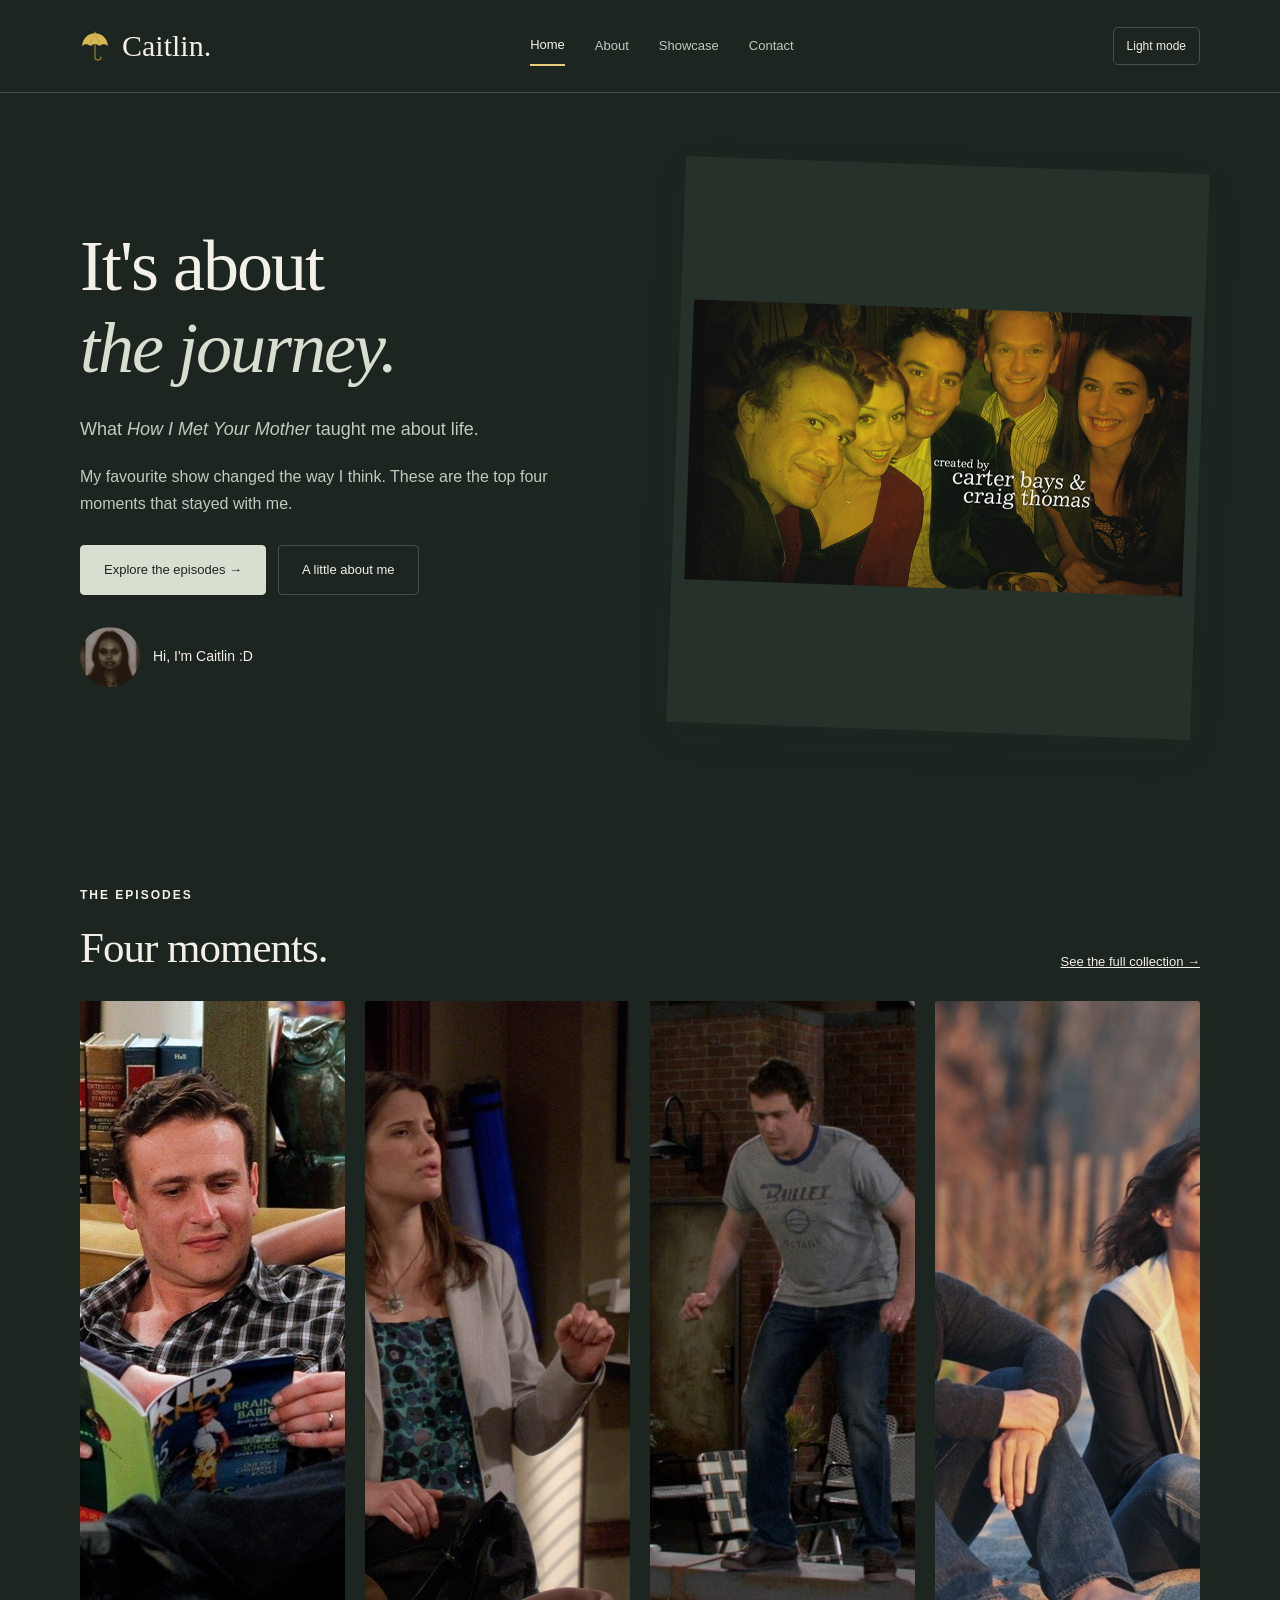
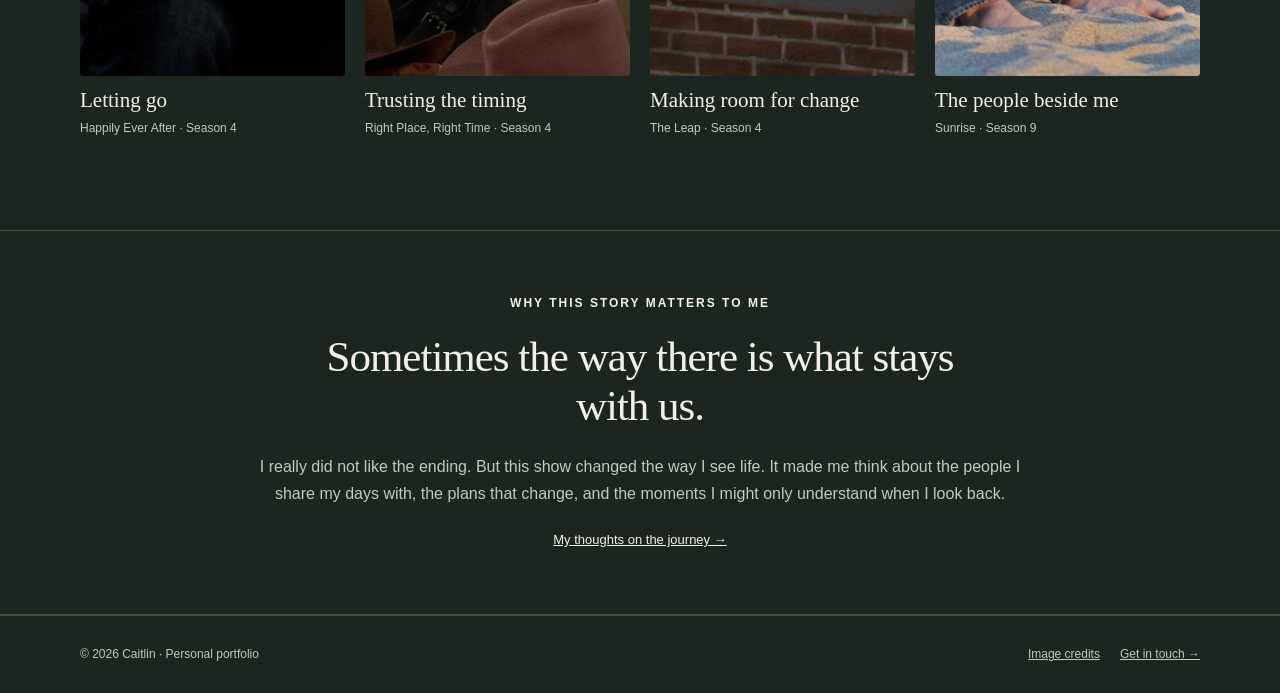
<file: index.html>
<!DOCTYPE html>
<html lang="en">
    <head>
        <meta charset="UTF-8">
        <meta name="viewport" content="width=device-width, initial-scale=1.0">
        <title>Home</title>
        <link rel="icon" href="img/umbrella.svg" type="image/svg+xml">
        <link rel="stylesheet" href="css/general.css">
        <link rel="stylesheet" href="css/navbar.css">
        <link rel="stylesheet" href="css/footer.css">
        <link rel="stylesheet" href="css/index.css">
    </head>

    <body data-root="." data-page="home">
        <a class="skip-link" href="#main-content">Skip to content</a>

    <div id="navbar-placeholder"></div>


        <main id="main-content">
            <div class="page-wrapper heading">
                <section class="heading-content">
                    <h1>It's about<br><em>the journey.</em></h1>
                    <p class="header-sub">What <em>How I Met Your Mother</em> taught me about life.</p>
                    <p class="muted">My favourite show changed the way I think. These are the top four moments that stayed with me.</p>
                    <div class="button-row">
                        <a class="button" href="html/showcase.html">Explore the episodes &rarr;</a>
                        <a class="button secondary" href="html/about.html">A little about me</a>
                    </div>

                    <div class="intro-person">
                        <img src="img/Portrait.jpeg" alt="portrait photo" width="60" height="60">
                        <div>
                            <strong>Hi, I'm Caitlin :D </strong>
                        </div>
                    </div>
                </section>

                <figure class="hero-photo">
                    <img src="img/intro-group.jpg" alt="Opening title sequence of How I Met Your Mother" width="960" height="540">
                </figure>

            </div>
            <section class="page-wrapper section-space">
                <div class="section-top">
                    <div>
                        <p class="eyebrow">The episodes</p>
                        <h2>Four moments.</h2>
                    </div>
                    <a class="text-link" href="html/showcase.html">See the full collection &rarr;</a>
                </div>
                <div class="cards-grid">
                    <a class="preview-card" href="html/showcase.html#episode-01">
                        <img src="img/happily-ever-after.jpg" alt="s4e6 of HIMYM" width="1200" height="675" loading="lazy">
                        <h3>Letting go</h3>
                        <p>Happily Ever After &middot; Season 4</p>
                    </a>
                    <a class="preview-card" href="html/showcase.html#episode-02">
                        <img src="img/right-place-right-time.jpg" alt="s4e22 of HIMYM" width="1200" height="675" loading="lazy">
                        <h3>Trusting the timing</h3>
                        <p>Right Place, Right Time &middot; Season 4</p>
                    </a>
                    <a class="preview-card" href="html/showcase.html#episode-03">
                        <img src="img/the-leap.jpg" alt="s4e24 of HIMYM" width="1200" height="675" loading="lazy">
                        <h3>Making room for change</h3>
                        <p>The Leap &middot; Season 4</p>
                    </a>
                    <a class="preview-card" href="html/showcase.html#episode-04">
                        <img src="img/sunrise.jpg" alt="s9e17 of HIMYM" width="1200" height="675" loading="lazy">
                        <h3>The people beside me</h3>
                        <p>Sunrise &middot; Season 9</p>
                    </a>
                </div>
            </section>

            <section class="note-section">
                <div class="page-wrapper note-inner">
                    <p class="eyebrow">Why this story matters to me</p>
                    <h2>Sometimes the way there is what stays with us.</h2>
                    <p class="muted">I really did not like the ending. But this show changed the way I see life. It made me think about the people I share my days with, the plans that change, and the moments I might only understand when I look back.</p>
                    <a class="text-link" href="html/showcase.html#journey">My thoughts on the journey &rarr;</a>
                </div>
            </section>

        </main>


        <div id="footer-placeholder"></div>

            <script src="js/script.js"></script>
            <script src="js/layout.js"></script>

    </body>
</html>
</file>
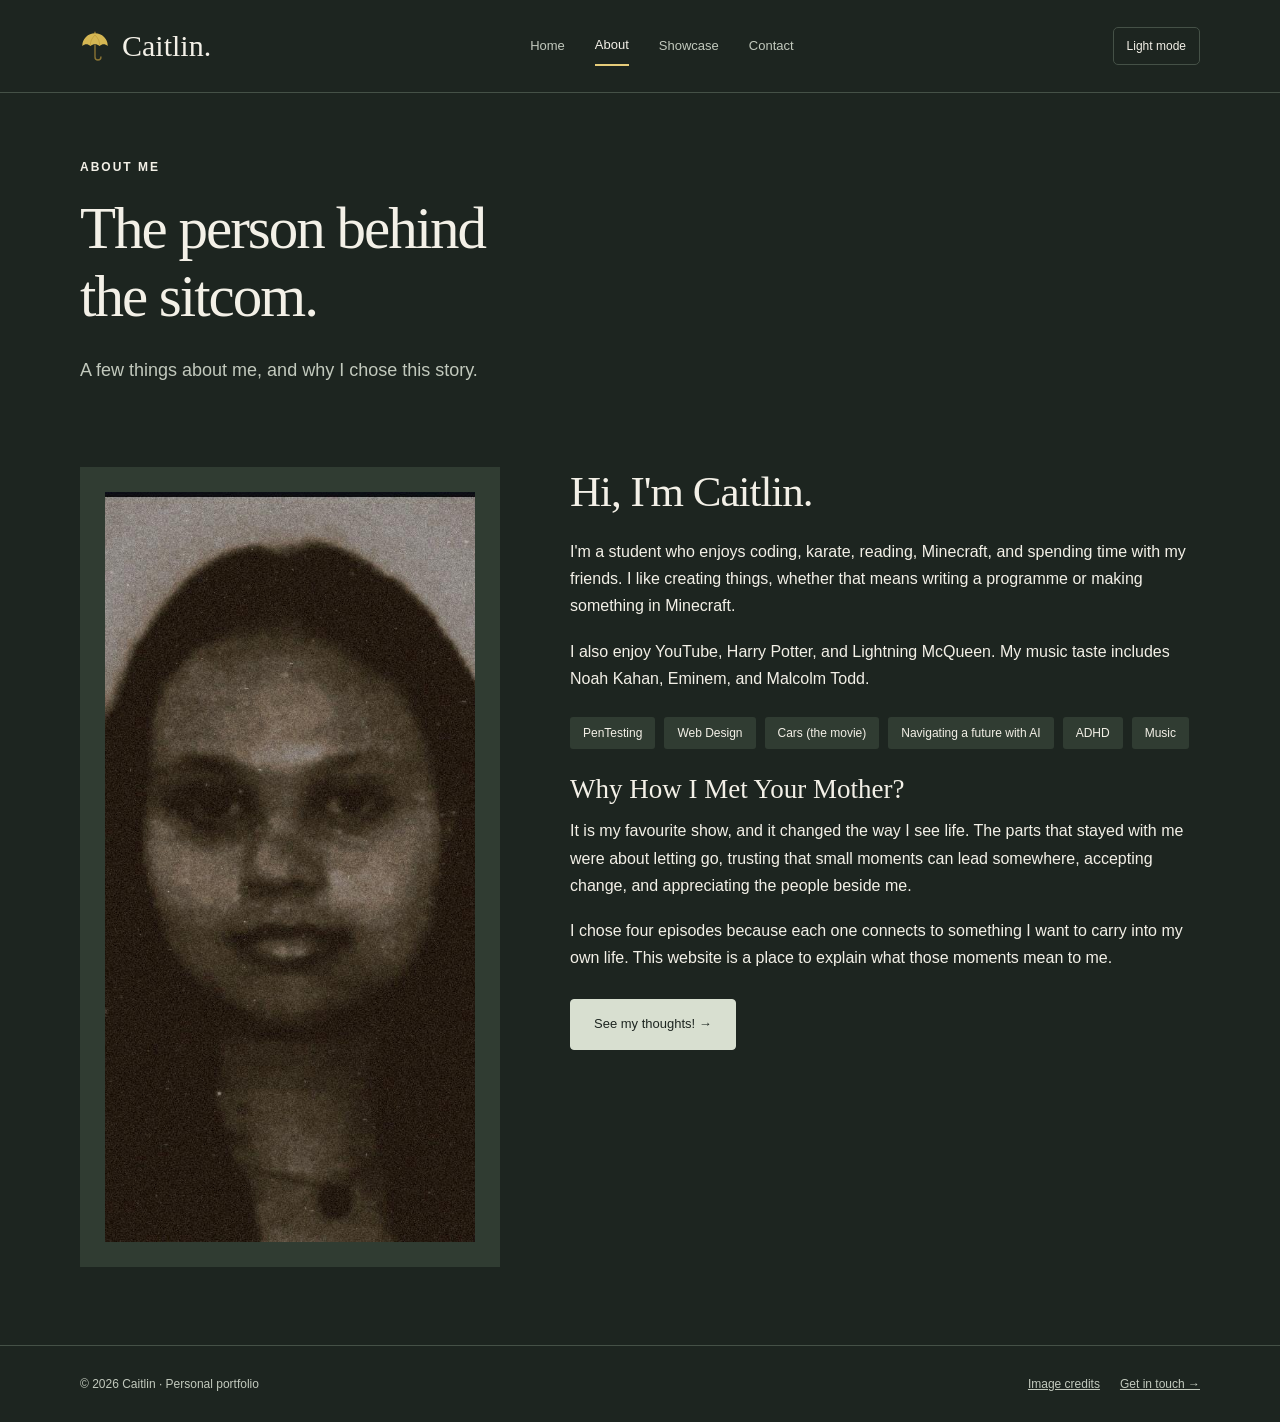
<file: html/about.html>
<!DOCTYPE html>
<html lang="en">
    <head>
        <meta charset="UTF-8">
        <meta name="viewport" content="width=device-width, initial-scale=1.0">
        <title>About</title>
        <link rel="icon" href="../img/umbrella.svg" type="image/svg+xml">
        <link rel="stylesheet" href="../css/general.css">
        <link rel="stylesheet" href="../css/navbar.css">
        <link rel="stylesheet" href="../css/footer.css">
        <link rel="stylesheet" href="../css/about.css">
    </head>

    <body data-root=".." data-page="about">
        <a class="skip-link" href="#main-content">Skip to content</a>

        <div id="navbar-placeholder"></div>
        <main id="main-content" class="page-wrapper">
            <header class="page-header">
                <p class="eyebrow">About me</p>
                <h1>The person behind<br>the sitcom.</h1>
                <p class="header-sub">A few things about me, and why I chose this story.</p>
            </header>

            <div class="about-wrapper">
                <figure class="portrait-panel">
                    <img src="../img/Portrait.jpeg" alt="Portrait photo" width="600" height="750">
                </figure>
                <div class="about-copy">
                    <h2>Hi, I'm Caitlin.</h2>
                    <p>I'm a student who enjoys coding, karate, reading, Minecraft, and spending time with my friends. I like creating things, whether that means writing a programme or making something in Minecraft.</p>
                    <p>I also enjoy YouTube, Harry Potter, and Lightning McQueen. My music taste includes Noah Kahan, Eminem, and Malcolm Todd.</p>

                    <ul class="interest-list" aria-label="Some of my interests">
                        <li>PenTesting</li>
                        <li>Web Design</li>
                        <li>Cars (the movie)</li>
                        <li>Navigating a future with AI</li>
                        <li>ADHD</li>
                        <li>Music</li>
                    </ul>
                    <h3>Why How I Met Your Mother?</h3>
                    <p>It is my favourite show, and it changed the way I see life. The parts that stayed with me were about letting go, trusting that small moments can lead somewhere, accepting change, and appreciating the people beside me.</p>
                    <p>I chose four episodes because each one connects to something I want to carry into my own life. This website is a place to explain what those moments mean to me.</p>
                    <div class="button-row">
                        <a class="button" href="../html/showcase.html">See my thoughts! &rarr;</a>
                    </div>
                </div>
            </div>
        </main>

        <div id="footer-placeholder"></div>

        <script src="../js/script.js"></script>
        <script src="../js/layout.js"></script>
    </body>
</html>
</file>
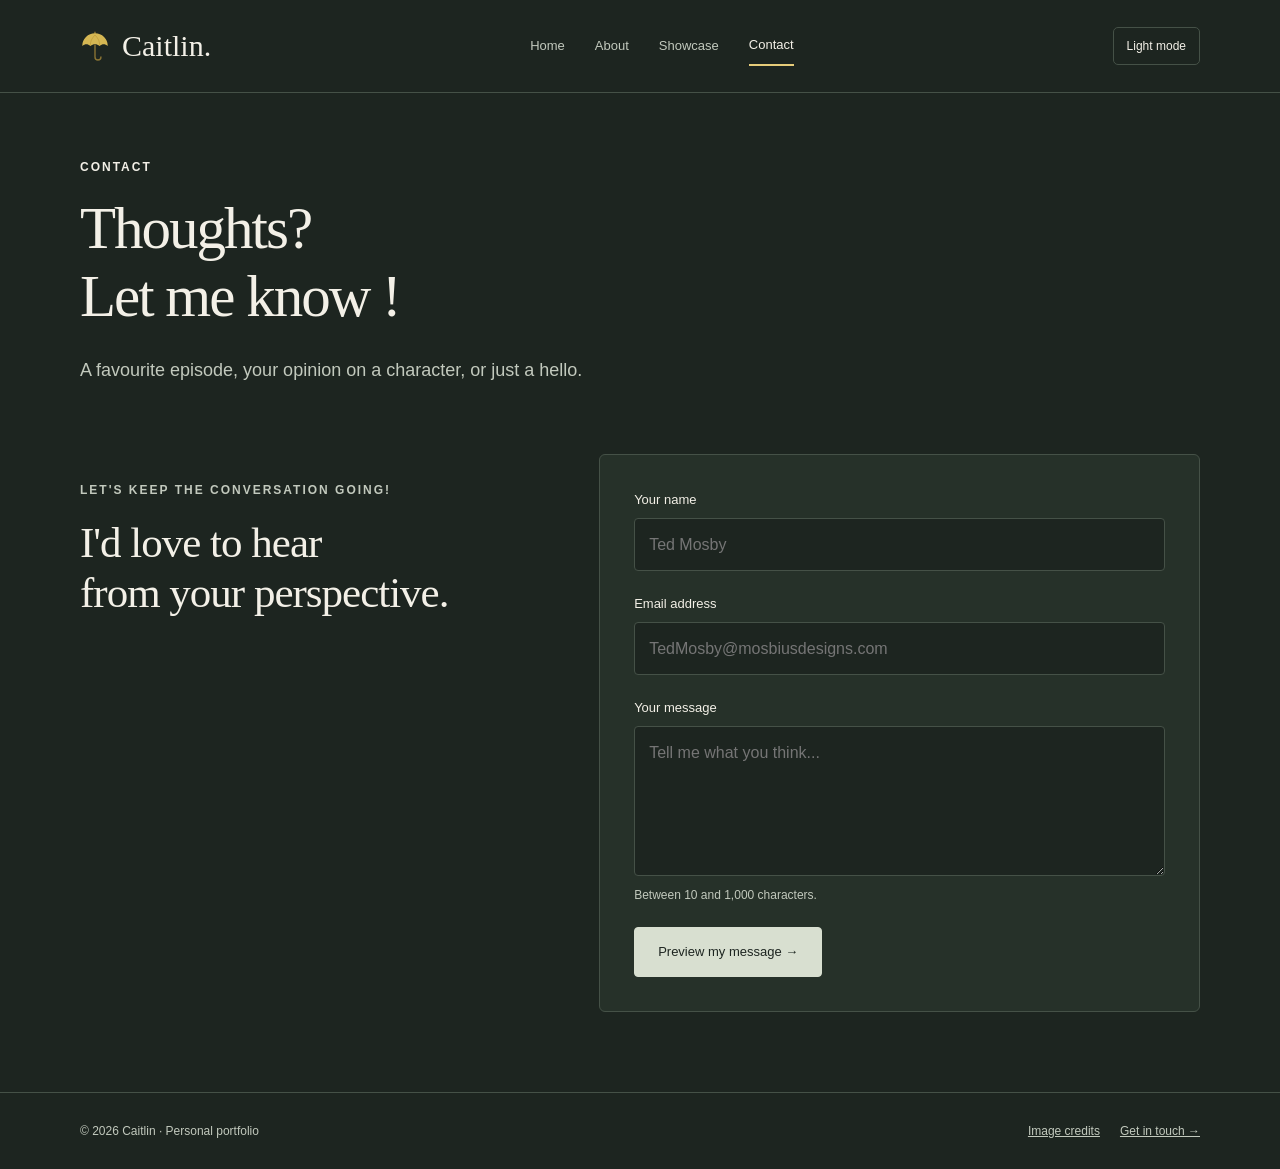
<file: html/contact.html>
<!DOCTYPE html>
<html lang="en">
    <head>
        <meta charset="UTF-8">
        <meta name="viewport" content="width=device-width, initial-scale=1.0">
        <title>Contact</title>
        <link rel="icon" href="../img/umbrella.svg" type="image/svg+xml">
        <link rel="stylesheet" href="../css/general.css">
        <link rel="stylesheet" href="../css/navbar.css">
        <link rel="stylesheet" href="../css/footer.css">
        <link rel="stylesheet" href="../css/contact.css">
    </head>

    <body data-root=".." data-page="contact">
        <a class="skip-link" href="#main-content">Skip to content</a>
        <div id="navbar-placeholder"></div>
        <main id="main-content" class="page-wrapper">
            <header class="page-header">
                <p class="eyebrow">Contact</p>
                <h1>Thoughts?<br>Let me know !</h1>
                <p class="header-sub">A favourite episode, your opinion on a character, or just a hello.</p>
            </header>

            <div class="form-wrapper">
                <aside class="contact-aside">
                    <p class="eyebrow">Let's keep the conversation going!</p>
                    <h2>I'd love to hear<br>from your perspective.</h2>
                </aside>

                <!-- novalidate lets JS display error messages. -->
                <form class="contact-form" id="contact-form" novalidate>
                    <div class="form-group">
                        <label for="contact-name">Your name</label>
                        <input id="contact-name" name="name" type="text" autocomplete="name" minlength="2" maxlength="80" required placeholder="Ted Mosby">
                    </div>
                    <div class="form-group">
                        <label for="contact-email">Email address</label>
                        <input id="contact-email" name="email" type="email" autocomplete="email" maxlength="254" required placeholder="TedMosby@mosbiusdesigns.com">
                    </div>
                    <div class="form-group">
                        <label for="contact-message">Your message</label>
                        <textarea id="contact-message" name="message" minlength="10" maxlength="1000" required placeholder="Tell me what you think..." aria-describedby="message-help"></textarea>
                        <p class="form-help" id="message-help">Between 10 and 1,000 characters.</p>
                    </div>
                    <button class="button" type="submit">Preview my message &rarr;</button>
                    <p class="form-error" id="form-error" role="alert" hidden></p>
                    <section class="message-preview" id="message-preview" aria-live="polite" hidden>
                        <h3>Your message preview</h3>
                        <p><strong id="preview-name"></strong><br><span id="preview-email" class="muted"></span></p>
                        <p id="preview-message"></p>
                        <p class="form-help">Preview complete.</p>
                    </section>

                </form>
            </div>
        </main>

        <div id="footer-placeholder"></div>

        <script src="../js/script.js"></script>
        <script src="../js/layout.js"></script>
    </body>
</html>
</file>
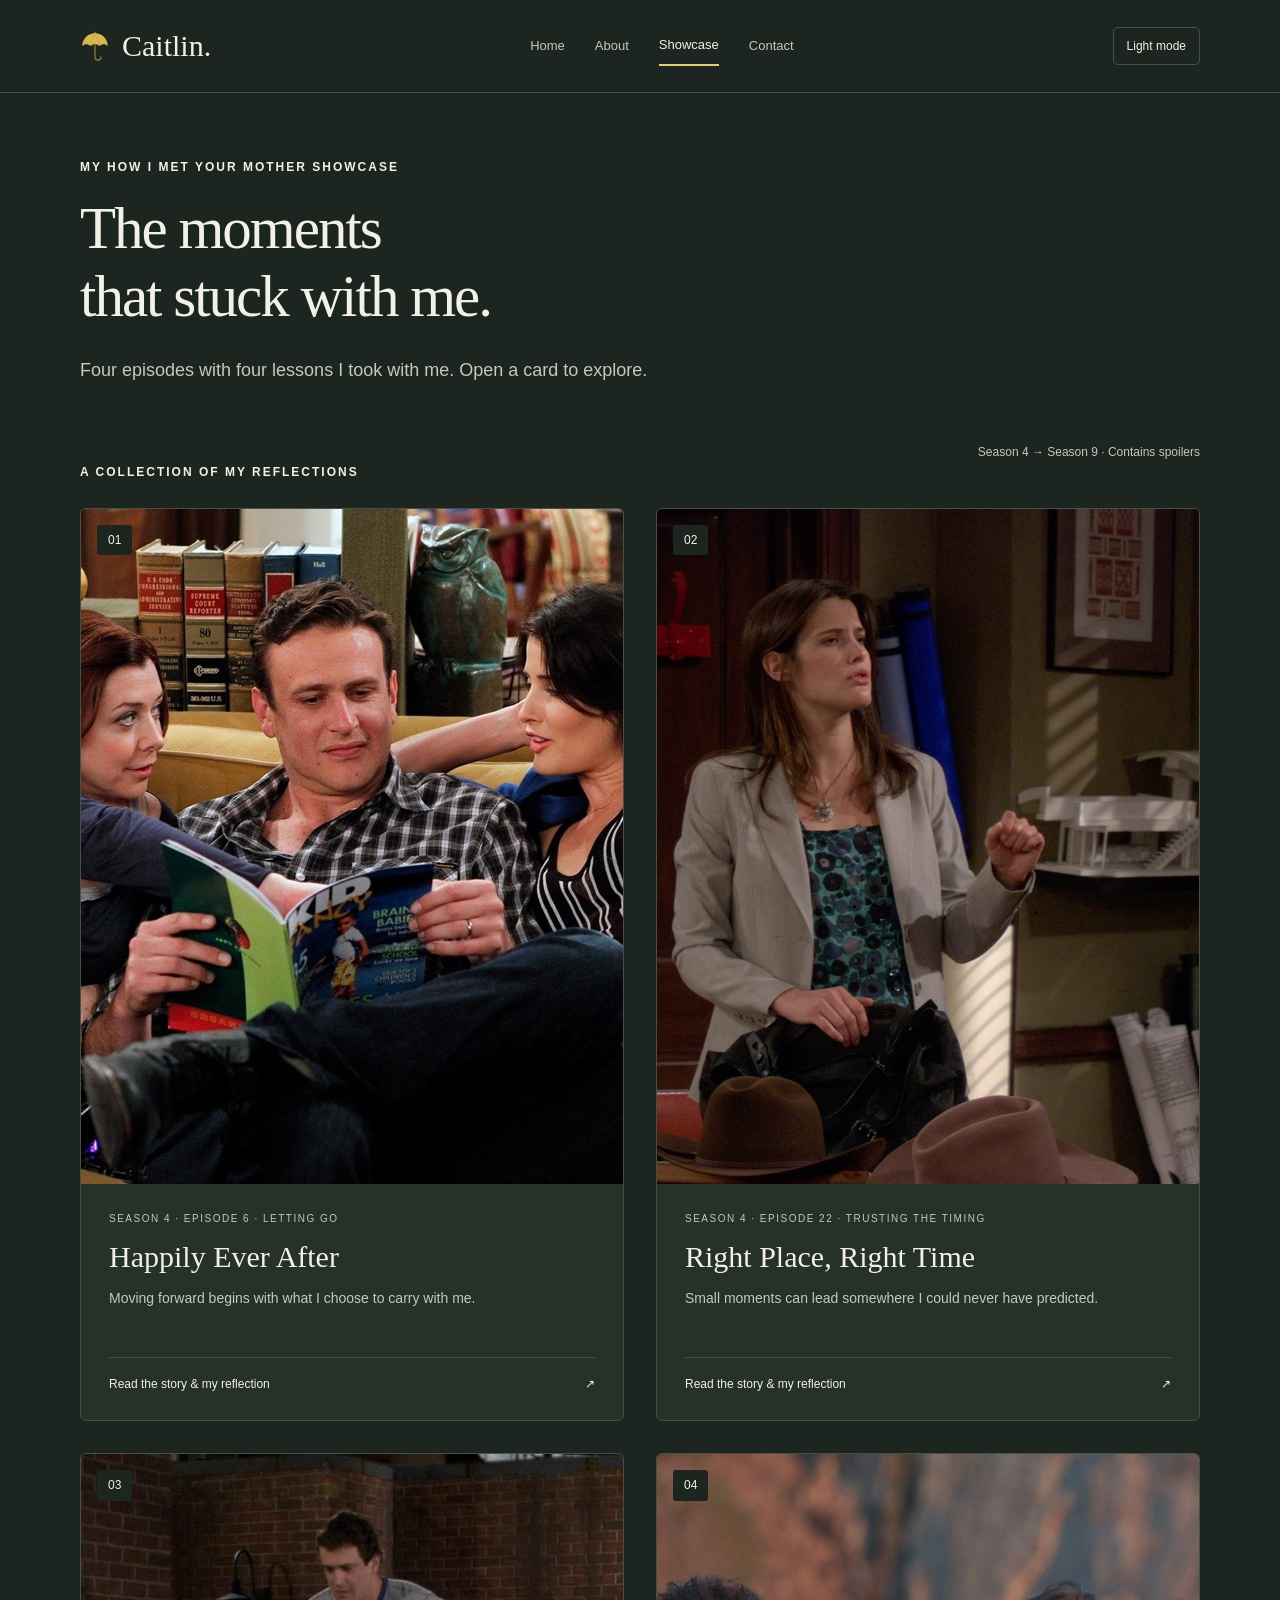
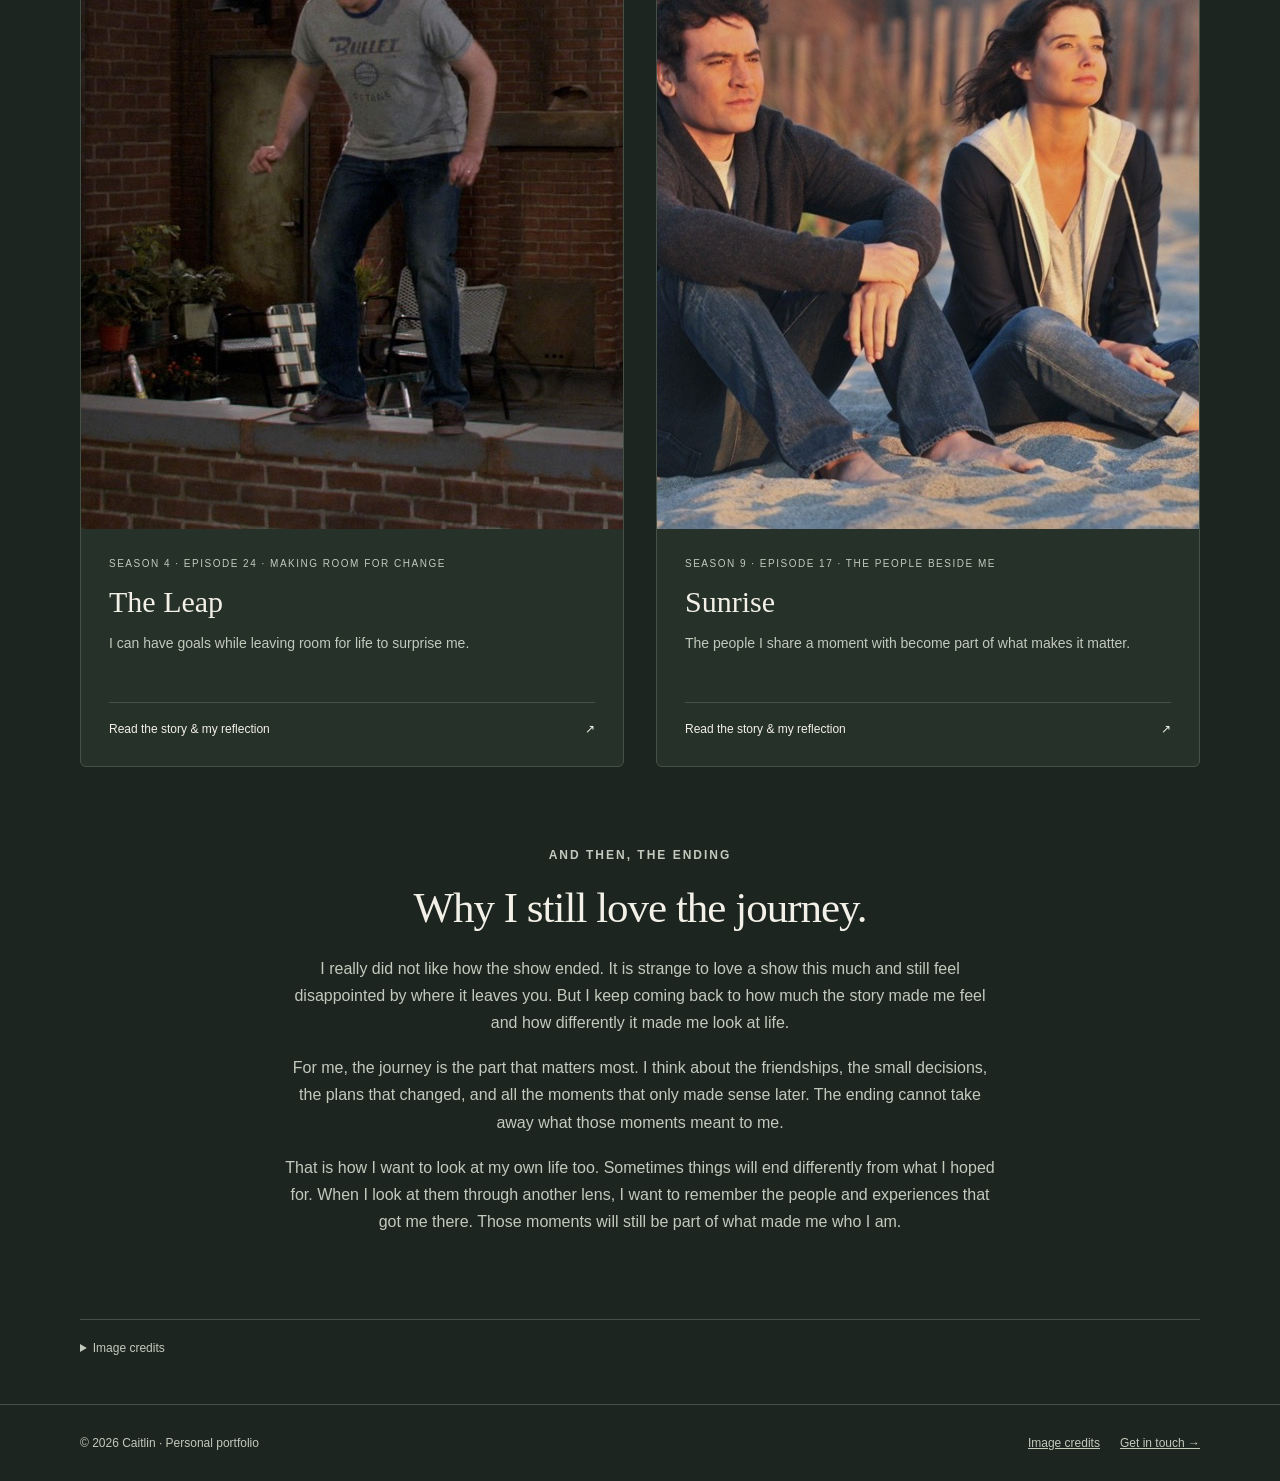
<file: html/showcase.html>
<!DOCTYPE html>
<html lang="en">
    <head>
        <meta charset="UTF-8">
        <meta name="viewport" content="width=device-width, initial-scale=1.0">
        <title>Showcase</title>
        <link rel="icon" href="../images/umbrella.svg" type="image/svg+xml">
        <link rel="stylesheet" href="../css/general.css">
        <link rel="stylesheet" href="../css/navbar.css">
        <link rel="stylesheet" href="../css/footer.css">
        <link rel="stylesheet" href="../css/showcase.css">
    </head>

    <body data-root=".." data-page="showcase">
        <a class="skip-link" href="#main-content">Skip to content</a>
        <div id="navbar-placeholder"></div>
        <main id="main-content" class="page-wrapper">
            <header class="page-header">
                <p class="eyebrow">My How I Met Your Mother showcase</p>
                <h1>The moments<br>that stuck with me.</h1>
                <p class="header-sub">Four episodes with four lessons I took with me. Open a card to explore.</p>
            </header>

            <section aria-labelledby="collection-title">
                <div class="section-top">
                    <h2 class="small-heading" id="collection-title">A collection of my reflections</h2>
                    <p class="muted form-help">Season 4 &rarr; Season 9 &middot; Contains spoilers</p>
                </div>
                <div class="cards-grid">
                    <!-- calls a JavaScript function. -->
                    <button class="episode-card" id="episode-01" type="button" data-episode="happily-ever-after" aria-haspopup="dialog" aria-controls="episode-dialog">
                        <span class="episode-image">
                            <img src="../img/happily-ever-after.jpg" alt="Episode screenshot" width="1200" height="675" loading="lazy">
                            <span class="episode-number">01</span>
                        </span>
                        <span class="episode-body">
                            <span class="episode-meta">Season 4 &middot; Episode 6 &middot; Letting go</span>
                            <span class="episode-title">Happily Ever After</span>
                            <span class="episode-description">Moving forward begins with what I choose to carry with me.</span>
                            <span class="episode-action">
                                <span>Read the story &amp; my reflection</span>
                                <span aria-hidden="true">&nearr;</span>
                            </span>
                        </span>
                    </button>
                    <!-- calls a JavaScript function. -->
                    <button class="episode-card" id="episode-02" type="button" data-episode="right-place-right-time" aria-haspopup="dialog" aria-controls="episode-dialog">
                        <span class="episode-image">
                            <img src="../img/right-place-right-time.jpg" alt="Episode screenshot" width="1200" height="675" loading="lazy">
                            <span class="episode-number">02</span>
                        </span>
                        <span class="episode-body">
                            <span class="episode-meta">Season 4 &middot; Episode 22 &middot; Trusting the timing</span>
                            <span class="episode-title">Right Place, Right Time</span>
                            <span class="episode-description">Small moments can lead somewhere I could never have predicted.</span>
                            <span class="episode-action">
                                <span>Read the story &amp; my reflection</span>
                                <span aria-hidden="true">&nearr;</span>
                            </span>
                        </span>
                    </button>
                    <!-- calls a JavaScript function. -->
                    <button class="episode-card" id="episode-03" type="button" data-episode="the-leap" aria-haspopup="dialog" aria-controls="episode-dialog">
                        <span class="episode-image">
                            <img src="../img/the-leap.jpg" alt="Episode screenshot" width="1200" height="675" loading="lazy">
                            <span class="episode-number">03</span>
                        </span>
                        <span class="episode-body">
                            <span class="episode-meta">Season 4 &middot; Episode 24 &middot; Making room for change</span>
                            <span class="episode-title">The Leap</span>
                            <span class="episode-description">I can have goals while leaving room for life to surprise me.</span>
                            <span class="episode-action">
                                <span>Read the story &amp; my reflection</span>
                                <span aria-hidden="true">&nearr;</span>
                            </span>
                        </span>
                    </button>
                    <!--calls a JavaScript function. -->
                    <button class="episode-card" id="episode-04" type="button" data-episode="sunrise" aria-haspopup="dialog" aria-controls="episode-dialog">
                        <span class="episode-image">
                            <img src="../img/sunrise.jpg" alt="Episode screenshot" width="1200" height="675" loading="lazy">
                            <span class="episode-number">04</span>
                        </span>
                        <span class="episode-body">
                            <span class="episode-meta">Season 9 &middot; Episode 17 &middot; The people beside me</span>
                            <span class="episode-title">Sunrise</span>
                            <span class="episode-description">The people I share a moment with become part of what makes it matter.</span>
                            <span class="episode-action">
                                <span>Read the story &amp; my reflection</span>
                                <span aria-hidden="true">&nearr;</span>
                            </span>
                        </span>
                    </button>
                </div>
            </section>

            <section id="journey" class="journey-line">
                <p class="eyebrow">And then, the ending</p>
                <h2>Why I still love the journey.</h2>
                <p>I really did not like how the show ended. It is strange to love a show this much and still feel disappointed by where it leaves you. But I keep coming back to how much the story made me feel and how differently it made me look at life.</p>
                <p>For me, the journey is the part that matters most. I think about the friendships, the small decisions, the plans that changed, and all the moments that only made sense later. The ending cannot take away what those moments meant to me.</p>
                <p>That is how I want to look at my own life too. Sometimes things will end differently from what I hoped for. When I look at them through another lens, I want to remember the people and experiences that got me there. Those moments will still be part of what made me who I am.</p>
            </section>

            <details class="credits" id="credits">
                <summary>Image credits</summary>
                <p>Images from How I Met Your Mother belong to the respective copyright holders. The homepage opening-sequence image and episode stills come from the sources below.</p>
                <ul>
                    <li><a href="https://erikbuth.com/how-i-met-your-mother" target="_blank" rel="noopener">Homepage opening-sequence still via title designer Erik Buth</a>.</li>
                    <li><a href="https://tv.apple.com/us/episode/happily-ever-after/umc.cmc.35vql110xse3dw819sfbmk7w9" target="_blank" rel="noopener">Happily Ever After: episode still and listing via Apple TV</a>.</li>
                    <li><a href="https://tv.apple.com/us/episode/right-place-right-time/umc.cmc.4b3e6ia5kf36xkl7i34s75y4e" target="_blank" rel="noopener">Right Place, Right Time: episode still and listing via Apple TV</a>.</li>
                    <li><a href="https://tv.apple.com/us/episode/the-leap/umc.cmc.22gipcikm1dm14vy0nsi0rwk2" target="_blank" rel="noopener">The Leap: episode still and listing via Apple TV</a>.</li>
                    <li><a href="https://tv.apple.com/us/episode/sunrise/umc.cmc.35soi9t4s2ebwsqpro3s3egmx" target="_blank" rel="noopener">Sunrise: episode still and listing via Apple TV</a>.</li>
                </ul>
                <p>The umbrella is an original SVG asset made for this website.</p>
            </details>
        </main>

        <!-- One reusable dialog. -->
        <dialog id="episode-dialog" aria-labelledby="happily-ever-after-title">
            <div class="dialog-inner">
                <button class="close-dialog" type="button" id="close-episode" autofocus>Close &times;</button>
                <section class="episode-details" id="happily-ever-after" hidden>
                    <img class="detail-image" src="../img/happily-ever-after.jpg" alt="Episode still from Happily Ever After, season 4 episode 6 of How I Met Your Mother" width="1200" height="675">
                    <div class="detail-copy">
                        <p class="eyebrow">Season 4 &middot; Episode 6 &middot; 3 November 2008</p>
                        <h2 id="happily-ever-after-title">Happily Ever After</h2>
                        <p class="muted">Letting go</p>
                        <h3>The moment</h3>
                        <p>After being left at the altar, Ted imagines confronting Stella and telling her how much she hurt him. When he sees her with Tony and her daughter, his anger falls away. His narration ends with the thought that letting go can make it possible to move forward.</p>
                        <blockquote class="episode-quote">&ldquo;You can just let it go.&rdquo;</blockquote>
                        <p class="source-link">Ted Mosby &middot; <cite>Happily Ever After</cite></p>
                        <!-- Personal reflection draft: revise this to match your own thoughts and voice. -->
                        <h3>Why it matters to me</h3>
                        <p>What I like about this scene is that Ted gets to move on without saying everything he had rehearsed. It makes me think about how much space anger can take up in someone&#x27;s life. I do not want one painful moment to decide how I feel about everything that follows. For me, letting go means being able to remember something without having to carry all of it into the next part of my life. That is the part of his advice I want to keep with me.</p>
                        <p class="source-link"><a href="https://tv.apple.com/us/episode/happily-ever-after/umc.cmc.35vql110xse3dw819sfbmk7w9" target="_blank" rel="noopener">Episode listing &amp; image source &nearr;</a></p>
                    </div>
                </section>

                <section class="episode-details" id="right-place-right-time" hidden>
                    <img class="detail-image" src="../img/right-place-right-time.jpg" alt="Episode still from Right Place Right Time, season 4 episode 22 of How I Met Your Mother" width="1200" height="675">
                    <div class="detail-copy">
                        <p class="eyebrow">Season 4 &middot; Episode 22 &middot; 4 May 2009</p>
                        <h2 id="right-place-right-time-title">Right Place, Right Time</h2>
                        <p class="muted">Trusting the timing</p>
                        <h3>The moment</h3>
                        <p>Ted retraces the small events that put him on a particular street corner, where he runs into Stella. His narration connects seemingly ordinary decisions and coincidences to the larger changes they can set in motion.</p>
                        <blockquote class="episode-quote">&ldquo;The universe has a plan.&rdquo;</blockquote>
                        <p class="source-link">Future Ted &middot; <cite>Right Place, Right Time</cite></p>
                        <h3>Why it matters to me</h3>
                        <p>The idea that the universe has a plan is comforting to me. As a student, I am still working out where I am going, and I like being reminded that I do not have to understand every part of the story while I am in it. A small decision, a conversation, or an ordinary day could become important in a way I cannot see yet. That is why this episode stays with me: it makes the unknown feel a little more hopeful.</p>
                        <p class="source-link"><a href="https://tv.apple.com/us/episode/right-place-right-time/umc.cmc.4b3e6ia5kf36xkl7i34s75y4e" target="_blank" rel="noopener">Episode listing &amp; image source &nearr;</a></p>
                    </div>
                </section>

                <section class="episode-details" id="the-leap" hidden>
                    <img class="detail-image" src="../img/the-leap.jpg" alt="Marshall on the rooftop ledge in The Leap, season 4 episode 24 of How I Met Your Mother" width="1200" height="675">
                    <div class="detail-copy">
                        <p class="eyebrow">Season 4 &middot; Episode 24 &middot; 18 May 2009</p>
                        <h2 id="the-leap-title">The Leap</h2>
                        <p class="muted">Making room for change</p>
                        <h3>The moment</h3>
                        <p>Ted clings to his plan to succeed as an architect while a difficult project takes over his life. Lily asks him to reconsider the plan and be open to a different direction. The rooftop leap becomes an image of taking a chance on what comes next.</p>
                        <blockquote class="episode-quote">&ldquo;You can&#x27;t design your life like a building.&rdquo;</blockquote>
                        <p class="source-link">Lily Aldrin &middot; <cite>The Leap</cite></p>
                        <h3>Why it matters to me</h3>
                        <p>I like this episode because it takes some of the pressure off having everything figured out. I am still studying and finding my way, and I find it comforting to think that my life can take shape while I am living it. I can have goals and work towards them while leaving room for the unexpected. The people I meet and the experiences I have along the way might change what I want, and I want to be open to that. It reminds me to actually live the life I am trying to plan.</p>
                        <p class="source-link"><a href="https://tv.apple.com/us/episode/the-leap/umc.cmc.22gipcikm1dm14vy0nsi0rwk2" target="_blank" rel="noopener">Episode listing &amp; image source &nearr;</a></p>
                    </div>
                </section>

                <section class="episode-details" id="sunrise" hidden>
                    <img class="detail-image" src="../img/sunrise.jpg" alt="Episode still from Sunrise, season 9 episode 17 of How I Met Your Mother" width="1200" height="675">
                    <div class="detail-copy">
                        <p class="eyebrow">Season 9 &middot; Episode 17 &middot; 3 February 2014</p>
                        <h2 id="sunrise-title">Sunrise</h2>
                        <p class="muted">The people beside me</p>
                        <h3>The moment</h3>
                        <p>During the night before his wedding, Barney meets two young men and takes them under his wing. At sunrise, his final piece of advice brings the focus back to sharing life with friends. Elsewhere in the episode, Ted and Robin reflect on their past while Marshall and Lily work through their disagreement.</p>
                        <blockquote class="episode-quote">&ldquo;It&#x27;s not legendary unless your friends are there to see it.&rdquo;</blockquote>
                        <p class="source-link">Barney Stinson &middot; <cite>Sunrise</cite></p>
                        <h3>Why it matters to me</h3>
                        <p>This is the one that makes me think about my own friends. I love hanging out with them, and the idea of a legendary life feels quite empty to me if there is nobody to share it with. I want to remember who I laughed with and how it felt to be around them. It makes me want to appreciate the time we have together now, even when we are just doing ordinary things. Those are the moments I think I will miss one day.</p>
                        <p class="source-link"><a href="https://tv.apple.com/us/episode/sunrise/umc.cmc.35soi9t4s2ebwsqpro3s3egmx" target="_blank" rel="noopener">Episode listing &amp; image source &nearr;</a></p>
                    </div>
                </section>

            </div>
        </dialog>

        <div id="footer-placeholder"></div>

        <script src="../js/script.js"></script>
        <script src="../js/layout.js"></script>
    </body>
</html>
</file>
<file: css/general.css>
:root {
    color-scheme: dark;
    --background: #1d2520;
    --surface: #263129;
    --soft: #303c32;
    --text: #f3f0e7;
    --muted: #c2c9bd;
    --border: #455147;
    --accent: #e6cc7a;
    --green: #d8dfd0;
    --button-text: #1d2520;
}

:root.light-mode {
    color-scheme: light;
    --background: #f8f6f0;
    --surface: #ffffff;
    --soft: #eeeae0;
    --text: #292e2a;
    --muted: #63675f;
    --border: #dddcd2;
    --accent: #a88b30;
    --green: #35483c;
    --button-text: #ffffff;
}

* {
    box-sizing: border-box;
}

body {
    margin: 0;
    background-color: var(--background);
    color: var(--text);
    font-family: Arial, sans-serif;
    font-size: 16px;
    line-height: 1.7;
}

img {
    display: block;
    max-width: 100%;
}

a {
    color: inherit;
}

button, input, textarea, select {
    font: inherit;
}

button, .button {
    cursor: pointer;
}

h1, h2, h3 {
    font-family: Georgia, serif;
    font-weight: 400;
    line-height: 1.15;
}

h1 {
    font-size: clamp(40px, 5.7vw, 72px);
    letter-spacing: -2px;
    margin: 16px 0 24px;
}

h2 {
    font-size: clamp(30px, 3.6vw, 43px);
    letter-spacing: -1px;
    margin: 12px 0 22px;
}

h3 {
    font-size: 27px;
    margin: 12px 0;
}

p {
    margin: 0 0 18px;
}

[hidden] {
    display: none !important;
}

/* Shared page layout and text. */
.page-wrapper {
    width: 90%;
    max-width: 1120px;
    margin: 0 auto;
}

.muted, .header-sub, .form-help {
    color: var(--muted);
}

.eyebrow, .small-heading {
    font-family: Arial, sans-serif;
    text-transform: uppercase;
    font-size: 12px;
    letter-spacing: 2px;
    font-weight: bold;
}

.section-space {
    padding: 74px 0;
}

.header-sub {
    font-size: 18px;
    max-width: 620px;
}

/* KEYBOARD SHORTCUT */ 
.skip-link {
    position: absolute;
    top: -100px;
    left: 16px;
    background: var(--surface);
    padding: 10px;
    z-index: 10;
}

.skip-link:focus {
    top: 12px;
}

/* Shared buttons. */
.button {
    display: inline-block;
    border: 1px solid var(--green);
    background: var(--green);
    color: var(--button-text);
    text-decoration: none;
    padding: 13px 23px;
    border-radius: 4px;
    font-size: 13px;
}

.button:hover {
    opacity: .88;
}

.button.secondary {
    color: var(--text);
    background: transparent;
    border-color: var(--border);
}

.button-row {
    display: flex;
    gap: 12px;
    flex-wrap: wrap;
    margin-top: 28px;
}

.section-top {
    display: flex;
    justify-content: space-between;
    align-items: end;
    gap: 25px;
    margin-bottom: 28px;
}

.section-top h2 {
    margin-bottom: 0;
}

.text-link {
    font-size: 13px;
}

.page-header {
    max-width: 750px;
    padding: 64px 0 38px;
}

.page-header h1 {
    font-size: clamp(39px, 5vw, 59px);
}

.form-help {
    font-size: 12px;
}

.layout-message {
    padding: 20px 0;
}
</file>
<file: css/navbar.css>
.site-header {
    border-bottom: 1px solid var(--border);
}

.topnav {
    display: flex;
    align-items: center;
    justify-content: space-between;
    min-height: 92px;
    gap: 24px;
}

.brand-wrapper {
    display: inline-flex;
    align-items: center;
    gap: 12px;
    text-decoration: none;
    font: 30px Georgia, serif;
}

.logoimg {
    width: 30px;
    height: 32px;
}

.nav-links {
    display: flex;
    align-items: center;
    gap: 30px;
    flex-wrap: wrap;
}

.nav-links a {
    text-decoration: none;
    font-size: 13px;
    padding: 8px 0;
    color: var(--muted);
}

.nav-links a:hover, .nav-links a.active {
    color: var(--text);
    border-bottom: 2px solid var(--accent);
}

.theme-button {
    border: 1px solid var(--border);
    background: transparent;
    color: var(--text);
    padding: 8px 13px;
    border-radius: 5px;
    font-size: 12px;
}

@media (max-width: 900px) {
    .topnav {gap: 15px; }

    .nav-links {gap: 18px;}
}

@media (max-width: 650px) {
    .topnav {padding: 20px 0;
             flex-wrap: wrap;}

    .brand-wrapper {font-size: 26px;}

    .nav-links {
        order: 3;
        width: 100%;
        justify-content: space-between;
        gap: 10px;
    }

    .theme-button {margin-left: auto;}
}
</file>
<file: css/footer.css>
.site-footer {
    border-top: 1px solid var(--border);
    padding: 28px 0;
    font-size: 12px;
    color: var(--muted);
}

.footer-inner {
    display: flex;
    justify-content: space-between;
    gap: 20px;
    flex-wrap: wrap;
}

.site-footer p {
    margin: 0;
}

.footer-links {
    display: flex;
    gap: 20px;
}
</file>
<file: css/index.css>
.heading {
    display: grid;
    grid-template-columns: 1fr 1fr;
    align-items: center;
    gap: 72px;
    padding: 72px 0 80px;
}

.heading h1 em {
    color: var(--green);
    font-weight: 400;
}

.hero-photo {
    margin: 0;
    padding: 13px;
    background: var(--surface);
    box-shadow: 0 12px 40px #17261c12;
    transform: rotate(2deg);
}

.hero-photo img {
    width: 100%;
    aspect-ratio: 16 / 9;
    object-fit: contain;
}

.intro-person {
    display: flex;
    align-items: center;
    gap: 13px;
    margin-top: 32px;
    font-size: 12px;
    color: var(--muted);
}

.intro-person img {
    width: 60px;
    height: 60px;
    border-radius: 50%;
    object-fit: cover;
}

.intro-person strong {
    display: block;
    color: var(--text);
    font-size: 14px;
    font-weight: 400;
}

.cards-grid {
    display: grid;
    grid-template-columns: repeat(4, 1fr);
    gap: 20px;
}

.preview-card {
    text-decoration: none;
}

.preview-card img {
    width: 100%;
    aspect-ratio: 16 / 10;
    object-fit: cover;
    border-radius: 3px;
}

.preview-card h3 {
    font-size: 21px;
    margin-bottom: 6px;
}

.preview-card p {
    font-size: 12px;
    color: var(--muted);
}

.note-section {
    border-top: 1px solid var(--border);
    border-bottom: 1px solid var(--border);
    padding: 62px 0;
}

.note-inner {
    max-width: 780px;
    margin: auto;
    text-align: center;
}

.note-inner h2 {
    max-width: 660px;
    margin-left: auto;
    margin-right: auto;
}

@media (max-width: 900px) {
    .heading { gap: 35px;}

    .cards-grid {grid-template-columns: 1fr 1fr;
                 gap: 25px;}

}

@media (max-width: 650px) {
    .heading {grid-template-columns: 1fr;
              gap: 35px;}

    .heading {padding: 45px 0 55px;}

    .hero-photo {transform: none;}

}
</file>
<file: css/about.css>
.about-wrapper {
    display: grid;
    grid-template-columns: .8fr 1.2fr;
    gap: 70px;
    padding: 25px 0 78px;
    align-items: start;
}

.portrait-panel {
    margin: 0;
    background: var(--soft);
    padding: 25px;
}

.portrait-panel img {
    width: 100%;
    aspect-ratio: 4 / 5;
    object-fit: cover;
}

.about-copy h2 {
    margin-top: 0;
}

.interest-list {
    display: flex;
    flex-wrap: wrap;
    list-style: none;
    padding: 0;
    gap: 9px;
    margin: 25px 0;
}

.interest-list li {
    padding: 6px 13px;
    background: var(--soft);
    font-size: 12px;
    border-radius: 3px;
}
</file>
<file: css/contact.css>
.form-wrapper {
    display: grid;
    grid-template-columns: .85fr 1.15fr;
    gap: 75px;
    padding: 12px 0 80px;
}

.contact-aside {
    padding-top: 26px;
}

.contact-aside p {
    color: var(--muted);
}

.contact-form {
    background: var(--surface);
    border: 1px solid var(--border);
    padding: 34px;
    border-radius: 6px;
}

.form-group {
    margin-bottom: 22px;
}

label {
    display: block;
    font-size: 13px;
    margin-bottom: 7px;
}

input, textarea {
    width: 100%;
    padding: 12px 14px;
    border: 1px solid var(--border);
    background: var(--background);
    color: var(--text);
    border-radius: 4px;
}

textarea {
    resize: vertical;
    min-height: 150px;
}

.form-error {
    color: #ffb5aa;
    font-size: 14px;
    margin-top: 20px;
}

:root.light-mode .form-error {
    color: #a33232;
}

.message-preview {
    margin-top: 24px;
    padding: 20px;
    background: var(--soft);
    border-radius: 4px;
}

.message-preview h3 {
    font-size: 23px;
    margin-top: 0;
}

#preview-message {
    white-space: pre-wrap;
    overflow-wrap: anywhere;
}

#preview-email {
    overflow-wrap: anywhere;
}
</file>
<file: css/showcase.css>
.cards-grid {
    display: grid;
    grid-template-columns: 1fr 1fr;
    gap: 32px;
    padding-bottom: 68px;
}

.episode-card {
    padding: 0;
    width: 100%;
    text-align: left;
    color: var(--text);
    background: var(--surface);
    border: 1px solid var(--border);
    border-radius: 6px;
    overflow: hidden;
    transition: transform .2s, box-shadow .2s;
}

.episode-card:hover {
    transform: translateY(-5px);
    box-shadow: 0 12px 28px #15251a12;
}

.episode-image {
    display: block;
    position: relative;
}

.episode-image img {
    width: 100%;
    aspect-ratio: 16 / 9;
    object-fit: cover;
}

.episode-number {
    position: absolute;
    top: 16px;
    left: 16px;
    padding: 5px 11px;
    background: var(--background);
    color: var(--text);
    font-size: 12px;
    border-radius: 3px;
}

.episode-body {
    display: block;
    padding: 26px 28px;
}

.episode-meta {
    display: block;
    font-size: 10px;
    letter-spacing: 1.5px;
    text-transform: uppercase;
    color: var(--muted);
}

.episode-title {
    display: block;
    font-family: Georgia, serif;
    font-size: 30px;
    line-height: 1.2;
    margin: 12px 0;
}

.episode-description {
    display: block;
    font-size: 14px;
    color: var(--muted);
    min-height: 48px;
}

.episode-action {
    display: flex;
    justify-content: space-between;
    margin-top: 22px;
    padding-top: 16px;
    border-top: 1px solid var(--border);
    font-size: 12px;
}

.journey-line {
    max-width: 720px;
    margin: 0 auto;
    text-align: center;
    padding: 10px 0 66px;
}

.journey-line p {
    color: var(--muted);
}

.credits {
    margin-bottom: 45px;
    font-size: 12px;
    color: var(--muted);
    border-top: 1px solid var(--border);
    padding-top: 18px;
}

.credits summary {
    cursor: pointer;
}

.credits ul {
    padding-left: 20px;
}

.credits li {
    margin: 7px 0;
}

body.dialog-open {
    overflow: hidden;
}

#episode-dialog {
    width: min(820px, 92%);
    max-height: 90vh;
    padding: 0;
    border: 1px solid var(--border);
    border-radius: 8px;
    background: var(--surface);
    color: var(--text);
}

#episode-dialog::backdrop {
    background: #101c16b8;
}

.dialog-inner {
    position: relative;
}

.close-dialog {
    position: sticky;
    top: 14px;
    float: right;
    margin: 14px 16px -52px 0;
    z-index: 1;
    border: 1px solid var(--border);
    border-radius: 5px;
    background: var(--background);
    color: var(--text);
    padding: 8px 14px;
    font-size: 13px;
}

.detail-image {
    width: 100%;
    max-height: 330px;
    aspect-ratio: 16 / 9;
    object-fit: cover;
}

.detail-copy {
    padding: 34px 42px 40px;
}

.detail-copy h2 {
    font-size: 38px;
}

.detail-copy h3 {
    font-size: 25px;
    margin-top: 28px;
}

.detail-copy p {
    font-size: 15px;
}

.episode-quote {
    border-left: 3px solid var(--accent);
    padding: 12px 0 12px 22px;
    margin: 24px 0;
    font: italic 25px/1.4 Georgia, serif;
}

.source-link {
    font-size: 12px;
    color: var(--muted);
}

@media (max-width: 650px) {
    .cards-grid {
        grid-template-columns: 1fr;
        gap: 24px;
    }

    .episode-body {
        padding: 24px;
    }

    .episode-title {
        font-size: 28px;
    }

    .episode-description {
        min-height: 0;
    }

    .detail-copy {
        padding: 27px 24px;
    }

    .detail-copy h2 {
        font-size: 31px;
    }

    .episode-quote {
        font-size: 22px;
    }

}

@media (prefers-reduced-motion: reduce) {
    .episode-card {
        transition: none;
    }

}
</file>
